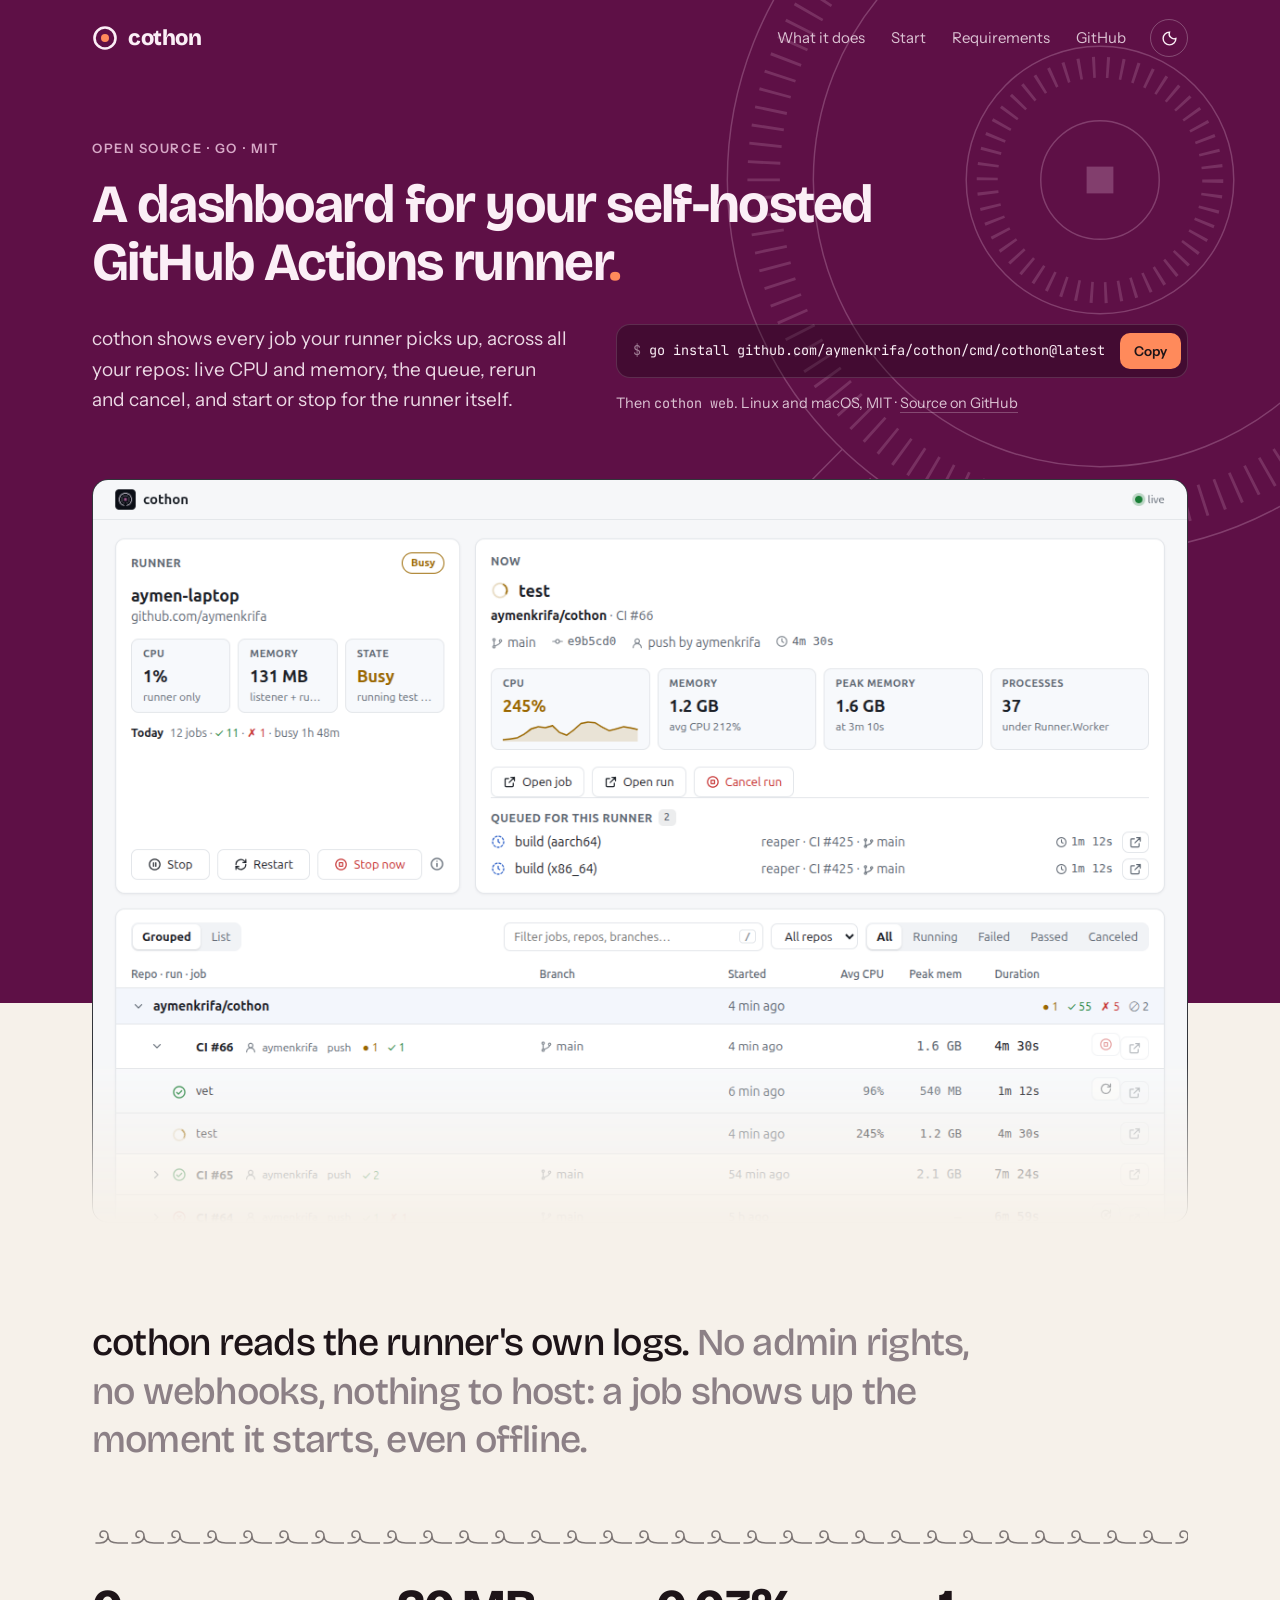
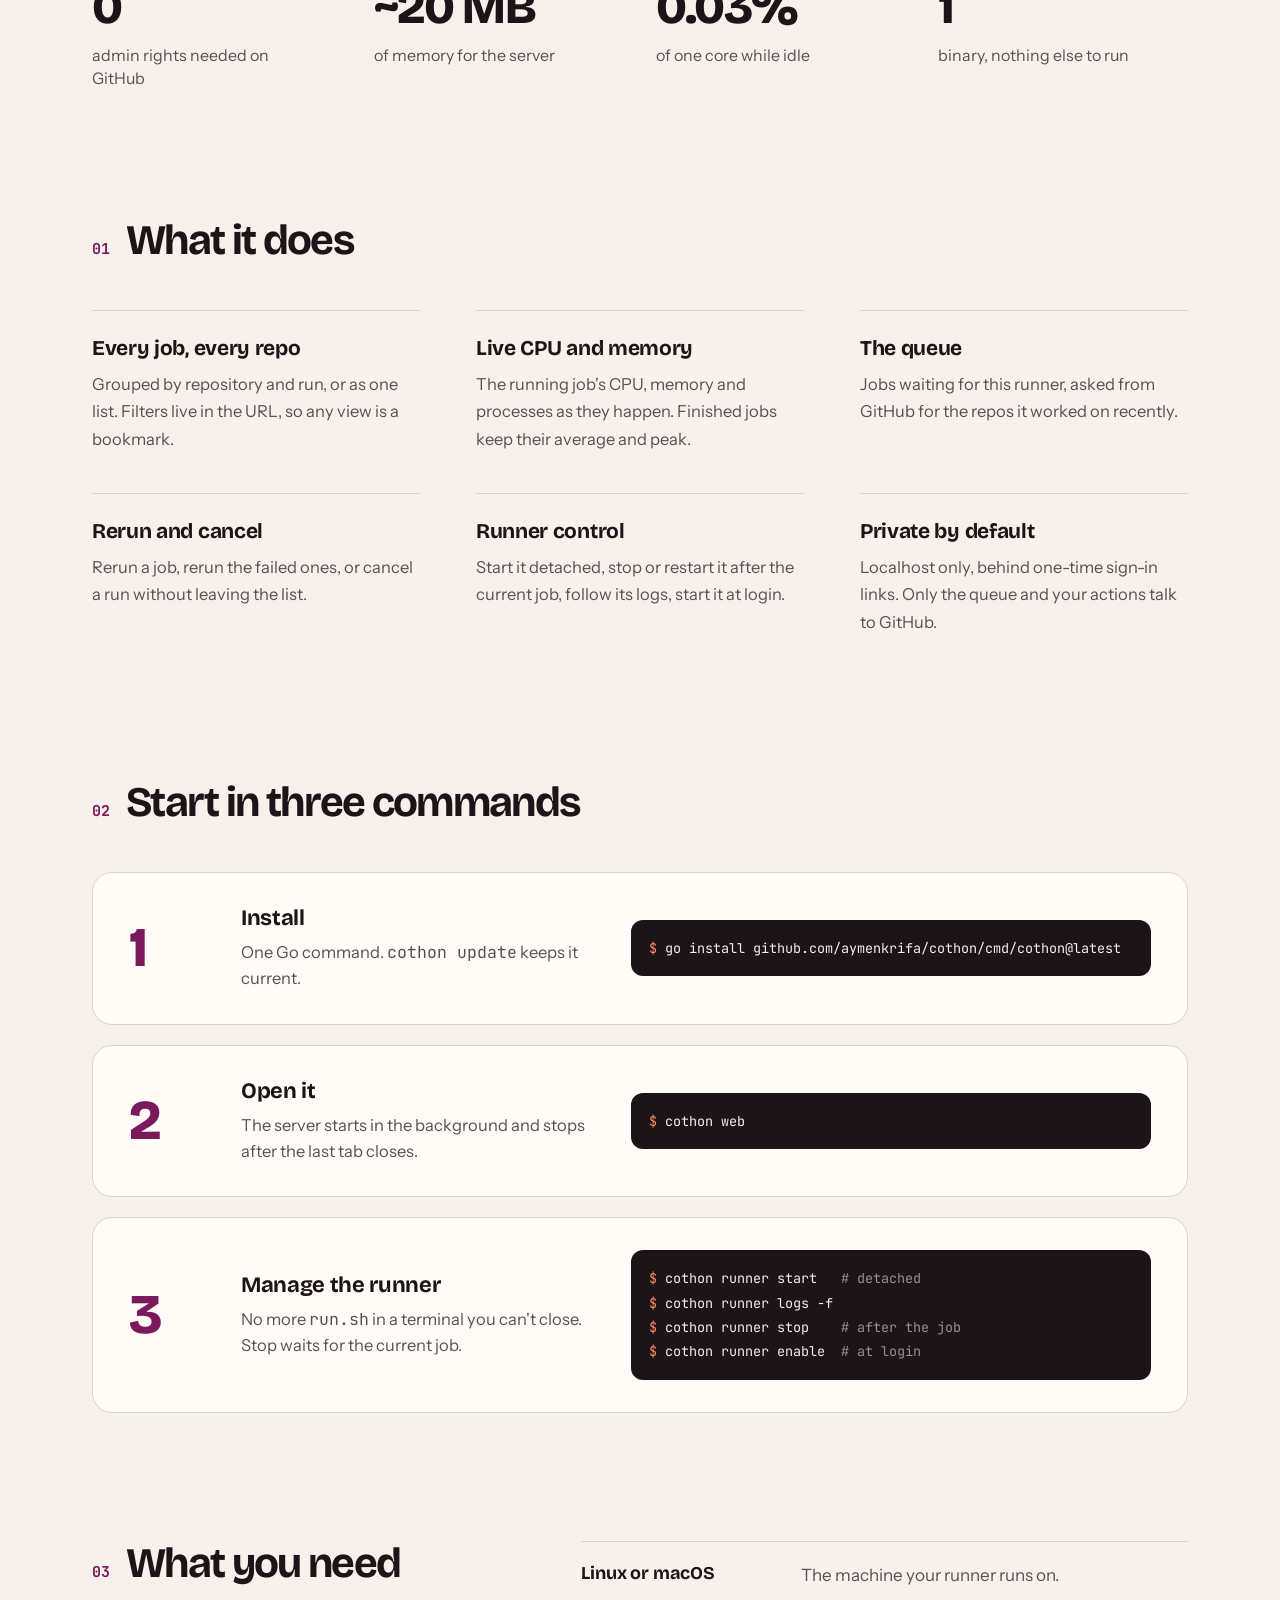
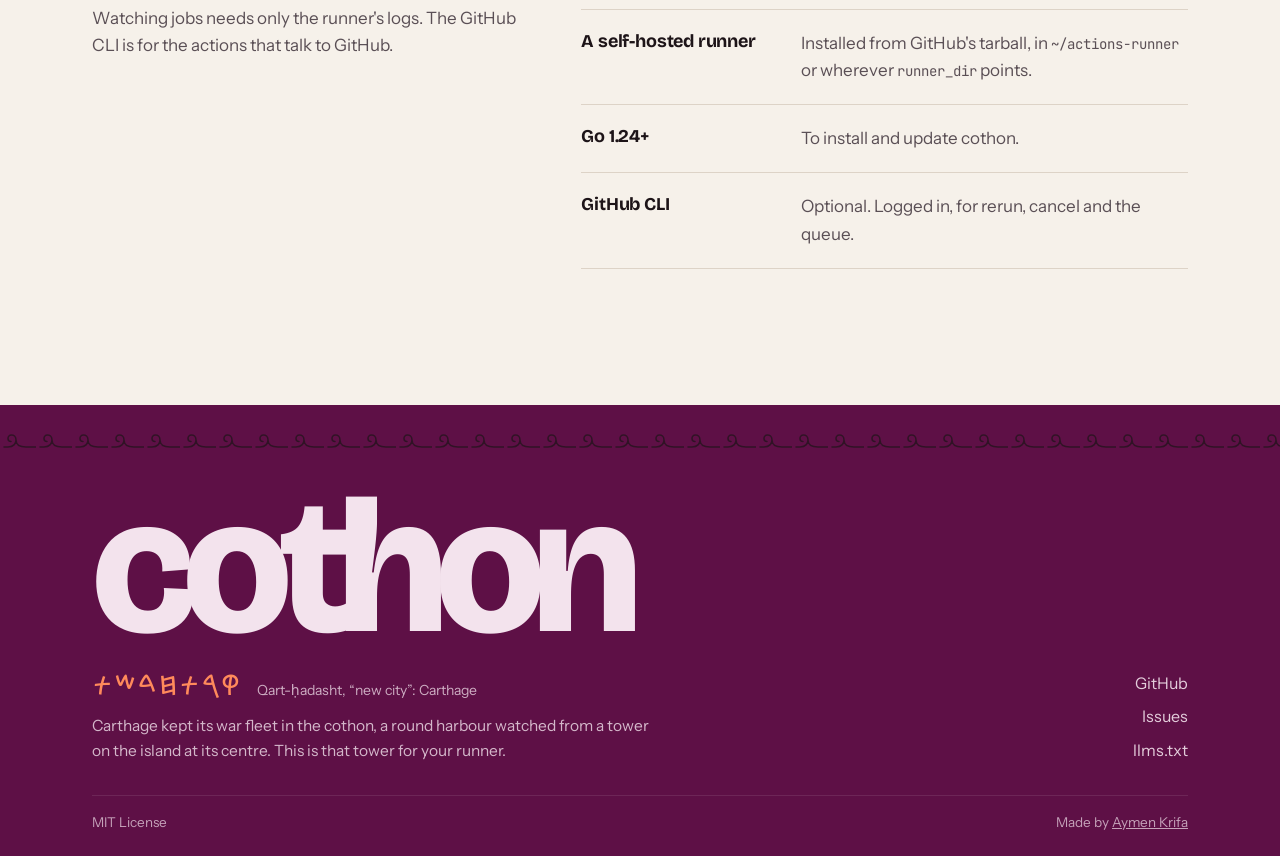
<file: docs/index.html>
<!DOCTYPE html>
<html lang="en">
<head>
<meta charset="UTF-8">
<meta name="viewport" content="width=device-width, initial-scale=1">
<title>cothon: a dashboard for your self-hosted GitHub Actions runner</title>
<meta name="description" content="A dashboard for your self-hosted GitHub Actions runner.">
<meta name="theme-color" content="#5E1046">
<meta property="og:title" content="cothon: a dashboard for your self-hosted GitHub Actions runner">
<meta property="og:description" content="A dashboard for your self-hosted GitHub Actions runner: every job across repos, live CPU and memory, the queue, rerun and cancel.">
<meta property="og:image" content="https://cothon.aymenkrifa.com/assets/cothon-social-preview.png">
<meta name="twitter:card" content="summary_large_image">
<link rel="icon" href="favicon.ico" sizes="32x32">
<link rel="icon" type="image/svg+xml" href="assets/cothon-icon.svg">
<link rel="apple-touch-icon" href="assets/cothon-icon-180.png">
<link rel="manifest" href="site.webmanifest">
<link rel="canonical" href="https://cothon.aymenkrifa.com/">
<meta property="og:url" content="https://cothon.aymenkrifa.com/">
<link rel="preconnect" href="https://fonts.googleapis.com">
<link rel="preconnect" href="https://fonts.gstatic.com" crossorigin>
<link href="https://fonts.googleapis.com/css2?family=Bricolage+Grotesque:opsz,wght@12..96,500;12..96,700;12..96,800&family=Instrument+Sans:wght@400;500;600&family=JetBrains+Mono:wght@400;500&family=Noto+Sans+Phoenician&display=swap" rel="stylesheet">
<script>
  try { var t = localStorage.getItem('cothon-theme'); if (t) document.documentElement.dataset.theme = t; } catch (e) {}
</script>
<style>
  /* Direction C, editorial: big type, a full-bleed Tyrian block. Carthage shows up in the
     drawing (the cothon's plan), the mosaic wave bands, Tyrian purple and the Punic name. */
  :root{
    --bg:#F6F1EA; --bg2:#EDE6DC; --card:#FFFCF7; --ink:#1D1418; --ink2:#5A4F55; --ink3:#8C8086; --line:#DDD3C7;
    --ty:#5E1046; --ty-2:#7A1A5C; --ty-ink:#FBEFF6; --ty-dim:#D7A9C7; --pop:#FF8A5B; --accent:#7A1A5C;
    --code:#1D1418; --code-ink:#F4ECF1; --code-dim:#9C8B95;
    --display:'Bricolage Grotesque',system-ui,sans-serif;
    --sans:'Instrument Sans',system-ui,-apple-system,'Segoe UI',sans-serif;
    --mono:'JetBrains Mono',ui-monospace,Menlo,monospace;
    --punic:'Noto Sans Phoenician',serif;
    color-scheme:light;
  }
  @media (prefers-color-scheme: dark){
    :root:not([data-theme=light]){
      --bg:#120D10; --bg2:#1A1317; --card:#1E161B; --ink:#F3ECEF; --ink2:#B9AAB2; --ink3:#86767F; --line:#33272E;
      --ty:#3D0A2E; --ty-2:#5A1245; --ty-ink:#FBEFF6; --ty-dim:#C995B8; --pop:#FF9A6E; --accent:#FF9A6E;
      --code:#0B0709; --code-ink:#F4ECF1; --code-dim:#8E7D87; color-scheme:dark;
    }
  }
  :root[data-theme=dark]{
    --bg:#120D10; --bg2:#1A1317; --card:#1E161B; --ink:#F3ECEF; --ink2:#B9AAB2; --ink3:#86767F; --line:#33272E;
    --ty:#3D0A2E; --ty-2:#5A1245; --ty-ink:#FBEFF6; --ty-dim:#C995B8; --pop:#FF9A6E; --accent:#FF9A6E;
    --code:#0B0709; --code-ink:#F4ECF1; --code-dim:#8E7D87; color-scheme:dark;
  }
  .shot-dark{display:none}
  @media (prefers-color-scheme: dark){ :root:not([data-theme=light]) .shot-light{display:none} :root:not([data-theme=light]) .shot-dark{display:block} }
  :root[data-theme=dark] .shot-light{display:none} :root[data-theme=dark] .shot-dark{display:block}

  *,*::before,*::after{box-sizing:border-box}
  html{-webkit-text-size-adjust:100%}
  body{margin:0;background:var(--bg);color:var(--ink);font-family:var(--sans);font-size:17px;line-height:1.6;-webkit-font-smoothing:antialiased;overflow-x:hidden}
  a{color:inherit}
  img{max-width:100%;height:auto;display:block}
  code,pre{font-family:var(--mono)}
  .wrap{max-width:1160px;margin:0 auto;padding:0 32px}
  a:focus-visible,button:focus-visible{outline:2px solid var(--pop);outline-offset:3px;border-radius:6px}

  /* hero */
  .hero{position:relative;background:var(--ty);color:var(--ty-ink);display:flow-root}
  .plan-clip{position:absolute;inset:0;overflow:hidden;pointer-events:none}
  .plan{position:absolute;right:-250px;top:-250px;width:860px;height:860px;color:var(--ty-dim);opacity:.3}
  .bar{position:relative;display:flex;align-items:center;gap:24px;height:76px}
  .logo{display:flex;align-items:center;gap:10px;font:800 22px/1 var(--display);letter-spacing:-.02em;text-decoration:none}
  .logo svg{width:26px;height:26px}
  .bar nav{margin-left:auto;display:flex;gap:26px;font-size:15px}
  .bar nav a{text-decoration:none;opacity:.8}
  .bar nav a:hover{opacity:1}

  /* theme toggle: one round button showing what it switches to */
  .tbtn{display:inline-grid;place-items:center;width:38px;height:38px;border-radius:50%;border:1px solid rgba(255,255,255,.25);background:transparent;color:inherit;cursor:pointer}
  .tbtn:hover{border-color:rgba(255,255,255,.5)}
  .tbtn svg{width:17px;height:17px}
  .tbtn .sun{display:none}
  :root[data-theme=dark] .tbtn .sun{display:block} :root[data-theme=dark] .tbtn .moon{display:none}
  @media (prefers-color-scheme: dark){ :root:not([data-theme=light]) .tbtn .sun{display:block} :root:not([data-theme=light]) .tbtn .moon{display:none} }

  .hero-body{position:relative;display:grid;grid-template-columns:minmax(0,1fr) minmax(0,1.2fr);gap:32px 48px;align-items:start;padding:64px 0 64px}
  .hero-body .head{grid-column:1/-1}
  .hero-body .lead{font-size:19px;line-height:1.6;margin:0;opacity:.9;max-width:30em}
  .tag{font:600 13px var(--sans);letter-spacing:.12em;text-transform:uppercase;color:var(--ty-dim);margin:0 0 20px}
  h1{font:700 clamp(32px,4.2vw,54px)/1.08 var(--display);letter-spacing:-.03em;margin:0;max-width:16em}
  h1 .o{color:var(--pop)}
  .install{display:flex;align-items:center;gap:8px;background:rgba(0,0,0,.28);border:1px solid rgba(255,255,255,.14);border-radius:14px;padding:6px 6px 6px 16px}
  .install code{flex:1;min-width:0;overflow-x:auto;white-space:nowrap;font-size:13.5px;padding:9px 0;scrollbar-width:none}
  .install code::-webkit-scrollbar{display:none}
  .install .p{opacity:.5;margin-right:8px;user-select:none}
  .copy{flex:none;height:36px;padding:0 14px;border:0;border-radius:10px;background:var(--pop);color:#1D1418;font:600 13.5px var(--sans);cursor:pointer}
  .copy:hover{filter:brightness(1.06)}
  .after{margin:14px 0 0;font-size:14.5px;opacity:.8}
  .after code{font-size:13.5px}
  .gh{text-decoration:none;border-bottom:1px solid rgba(255,255,255,.3)}
  .gh:hover{border-color:var(--pop)}

  /* the screenshot sits half in the hero, half below it */
  .stage{position:relative;margin-bottom:-220px}
  .stage .shot{display:block;border-radius:16px;overflow:hidden;border:1px solid rgba(255,255,255,.16);
               box-shadow:0 30px 80px -20px rgba(29,20,24,.55);background:#0B0E16;
               -webkit-mask-image:linear-gradient(#000 78%,transparent);mask-image:linear-gradient(#000 78%,transparent)}
  .hero + main{padding-top:220px}

  /* mosaic wave band, as on Carthaginian floors */
  .band{display:block;width:100%;height:18px;color:var(--accent);opacity:.55}

  /* intro statement */
  .statement{padding-top:96px}
  .statement p{font:500 clamp(26px,3.2vw,38px)/1.28 var(--display);letter-spacing:-.02em;margin:0;max-width:24em}
  .statement p span{color:var(--ink3)}
  .stats{display:grid;grid-template-columns:repeat(4,minmax(0,1fr));gap:32px;margin-top:64px;padding-top:36px;position:relative}
  .stats::before{content:'';position:absolute;inset:0 0 auto 0}
  .stats b{display:block;font:800 clamp(34px,3.8vw,50px)/1 var(--display);letter-spacing:-.03em}
  .stats span{display:block;margin-top:12px;color:var(--ink2);font-size:16px;line-height:1.45;max-width:14em}

  .sec{padding:128px 0 0}
  .label{display:flex;align-items:baseline;gap:16px;margin-bottom:48px}
  .label .n{font:700 15px var(--mono);color:var(--accent)}
  h2{font:700 clamp(28px,3.4vw,42px)/1.05 var(--display);letter-spacing:-.04em;margin:0}

  .feats{display:grid;grid-template-columns:repeat(3,minmax(0,1fr));gap:24px 56px}
  .feat{border-top:1px solid var(--line);padding:24px 0 16px}
  .feat h3{font:700 21px/1.25 var(--display);letter-spacing:-.015em;margin:0 0 10px}
  .feat p{margin:0;color:var(--ink2);font-size:16.5px;line-height:1.65}

  /* quick start */
  .qs{display:grid;gap:20px}
  .step{background:var(--card);border:1px solid var(--line);border-radius:20px;padding:32px 36px;display:grid;grid-template-columns:80px minmax(0,1fr) minmax(0,1.45fr);gap:12px 32px;align-items:center;min-width:0}
  .step>div{min-width:0}
  .step .k{font:800 56px/1 var(--display);color:var(--accent);letter-spacing:-.04em;margin:0}
  .step h3{font:700 22px var(--display);margin:0 0 8px;letter-spacing:-.015em}
  .step p{margin:0;color:var(--ink2);font-size:16.5px;line-height:1.6}
  .step pre{margin:0;background:var(--code);color:var(--code-ink);border-radius:12px;padding:16px 18px;font-size:13.5px;line-height:1.8;overflow-x:auto}
  .step pre .c{color:var(--code-dim)}
  .step pre .p{color:var(--pop);user-select:none}

  /* requirements */
  .req{display:grid;grid-template-columns:minmax(0,1fr) minmax(0,1.4fr);gap:56px;align-items:start}
  .req ul{list-style:none;margin:0;padding:0}
  .req li{display:grid;grid-template-columns:minmax(0,200px) minmax(0,1fr);gap:20px;padding:20px 0;border-top:1px solid var(--line)}
  .req li:last-child{border-bottom:1px solid var(--line)}
  .req li b{font:700 18px var(--display);letter-spacing:-.01em}
  .req li span{color:var(--ink2)}
  .req code{font-size:14px}
  .req .aside{color:var(--ink2);font-size:17px;margin:20px 0 0;max-width:26em}

  /* footer: the wordmark and Carthage's own name for itself */
  footer{margin-top:136px;background:var(--ty);color:var(--ty-ink);overflow:hidden}
  footer .band{color:var(--pop);opacity:.7;margin-top:28px}
  .foot{display:grid;grid-template-columns:minmax(0,1fr) auto;gap:24px 48px;align-items:end;padding:40px 0 32px}
  .foot .wordmark{font:800 clamp(72px,15vw,200px)/.8 var(--display);letter-spacing:-.06em;margin:0;opacity:.95}
  .punic{display:flex;align-items:baseline;flex-wrap:wrap;gap:4px 14px;margin:26px 0 0}
  .punic .ph{font:28px/1 var(--punic);letter-spacing:.08em;color:var(--pop)}
  .punic small{font-size:14px;opacity:.7}
  .foot p.story{margin:12px 0 0;max-width:36em;opacity:.75;font-size:15.5px}
  .foot nav{display:flex;flex-direction:column;gap:8px;font-size:16px;text-align:right}
  .foot nav a{text-decoration:none;opacity:.85}
  .foot nav a:hover{opacity:1;color:var(--pop)}
  .fine{border-top:1px solid rgba(255,255,255,.14);padding:16px 0 22px;font-size:13.5px;opacity:.65;display:flex;flex-wrap:wrap;gap:6px 24px;justify-content:space-between}

  @media (max-width:960px){
    .hero-body{grid-template-columns:minmax(0,1fr);padding:44px 0 48px}
    .feats{grid-template-columns:repeat(2,minmax(0,1fr));gap:16px 40px}
    .step{grid-template-columns:48px minmax(0,1fr);gap:16px 18px;padding:26px}
    .step .k{font-size:46px}
    .step pre{grid-column:1/-1}
    .req{grid-template-columns:minmax(0,1fr);gap:16px}
    .stats{grid-template-columns:repeat(2,minmax(0,1fr));gap:36px 24px}
    .sec{padding-top:104px}
  }
  @media (max-width:620px){
    body{font-size:16px}
    .wrap{padding:0 16px}
    .bar nav{display:none}
    .tbtn{margin-left:auto}
    .plan{width:560px;height:560px;right:-230px;top:-140px}
    .hero-body{padding:32px 0 40px}
    .stage{margin-bottom:-90px} .hero + main{padding-top:90px}
    .stage .shot{border-radius:10px}
    .stage .shot img{width:175%;max-width:none}
    .statement{padding-top:64px}
    .stats{margin-top:44px;padding-top:28px}
    .sec{padding-top:88px}
    .label{margin-bottom:32px}
    .feats{grid-template-columns:minmax(0,1fr);gap:8px}
    .step{padding:22px 20px}
    .step pre{font-size:12px;padding:12px 14px}
    .req li{grid-template-columns:minmax(0,1fr);gap:4px}
    .foot{grid-template-columns:minmax(0,1fr)}
    .foot nav{flex-direction:row;flex-wrap:wrap;gap:8px 18px;text-align:left}
    footer{margin-top:96px}
  }
</style>
</head>
<body>

<svg width="0" height="0" style="position:absolute" aria-hidden="true">
  <defs>
    <!-- running-wave scroll, the border of many Punic mosaics -->
    <pattern id="wave" width="36" height="18" patternUnits="userSpaceOnUse">
      <path d="M0 14 H4 C10 14 12 10 12 7 C12 3.5 9.5 2 7.5 2 C5 2 4 4 4 5.5 C4 7.5 5.5 8.5 7 8.5 M12 7 C12 11 15 14 22 14 H36" fill="none" stroke="currentColor" stroke-width="1.6" stroke-linecap="round" transform="translate(4 0)"/>
    </pattern>
  </defs>
</svg>

<div class="hero">
  <div class="plan-clip">
    <!-- the cothon seen from above: ship sheds around the ring, the island, the admiral's tower, the channel out -->
    <svg class="plan" viewBox="0 0 900 900" fill="none" aria-hidden="true">
      <g stroke="currentColor">
        <circle cx="450" cy="450" r="390" stroke-width="1.5"/>
        <circle cx="450" cy="450" r="352" stroke-width="34" stroke-dasharray="3 15.4" opacity=".7"/>
        <circle cx="450" cy="450" r="300" stroke-width="1.5"/>
        <circle cx="450" cy="450" r="140" stroke-width="1.5"/>
        <circle cx="450" cy="450" r="118" stroke-width="22" stroke-dasharray="3 11.8" opacity=".7"/>
        <circle cx="450" cy="450" r="62" stroke-width="1.5"/>
        <path d="M180 732 L95 818 M210 762 L125 848" stroke-width="1.5"/>
      </g>
      <rect x="436" y="436" width="28" height="28" fill="currentColor"/>
    </svg>
  </div>
  <div class="wrap">
    <div class="bar">
      <a class="logo" href="#">
        <svg viewBox="0 0 26 26" fill="none" aria-hidden="true"><circle cx="13" cy="13" r="10.5" stroke="currentColor" stroke-width="2.6"/><circle cx="13" cy="13" r="4" fill="#FF8A5B"/></svg>
        cothon
      </a>
      <nav>
        <a href="#what">What it does</a>
        <a href="#start">Start</a>
        <a href="#needs">Requirements</a>
        <a href="https://github.com/aymenkrifa/cothon">GitHub</a>
      </nav>
      <button class="tbtn" id="theme" type="button" aria-label="Toggle theme">
        <svg class="moon" viewBox="0 0 24 24" fill="none" stroke="currentColor" stroke-width="2" stroke-linecap="round" aria-hidden="true"><path d="M12 3a9 9 0 1 0 9 9 7 7 0 0 1-9-9z"/></svg>
        <svg class="sun" viewBox="0 0 24 24" fill="none" stroke="currentColor" stroke-width="2" stroke-linecap="round" aria-hidden="true"><circle cx="12" cy="12" r="4.2"/><path d="M12 2v2.4M12 19.6V22M4.9 4.9l1.7 1.7M17.4 17.4l1.7 1.7M2 12h2.4M19.6 12H22M4.9 19.1l1.7-1.7M17.4 6.6l1.7-1.7"/></svg>
      </button>
    </div>

    <div class="hero-body">
      <div class="head">
        <p class="tag">Open source · Go · MIT</p>
        <h1>A dashboard for your self-hosted GitHub Actions runner<span class="o">.</span></h1>
      </div>
      <p class="lead">cothon shows every job your runner picks up, across all your repos: live CPU and memory, the queue, rerun and cancel, and start or stop for the runner itself.</p>
      <div>
        <div class="install">
          <code><span class="p">$</span>go install github.com/aymenkrifa/cothon/cmd/cothon@latest</code>
          <button class="copy" type="button" data-copy="go install github.com/aymenkrifa/cothon/cmd/cothon@latest">Copy</button>
        </div>
        <p class="after">Then <code>cothon web</code>. Linux and macOS, MIT · <a class="gh" href="https://github.com/aymenkrifa/cothon">Source on GitHub</a></p>
      </div>
    </div>

    <div class="stage">
      <a class="shot" href="assets/cothon-web-dark.png" target="_blank" rel="noopener" aria-label="Open the screenshot full size">
        <img class="shot-light" src="assets/cothon-web-light.png" width="1180" height="800" alt="The cothon web UI: runner card, the running job with live CPU and memory, the queue, and jobs grouped by repository">
        <img class="shot-dark" src="assets/cothon-web-dark.png" width="1180" height="800" alt="The cothon web UI: runner card, the running job with live CPU and memory, the queue, and jobs grouped by repository">
      </a>
    </div>
  </div>
</div>

<main>
  <div class="wrap statement">
    <p>cothon reads the runner's own logs. <span>No admin rights, no webhooks, nothing to host: a job shows up the moment it starts, even offline.</span></p>
    <svg class="band" style="margin-top:64px" aria-hidden="true"><rect width="100%" height="18" fill="url(#wave)"/></svg>
    <div class="stats" style="margin-top:0">
      <div><b>0</b><span>admin rights needed on GitHub</span></div>
      <div><b>~20 MB</b><span>of memory for the server</span></div>
      <div><b>0.03%</b><span>of one core while idle</span></div>
      <div><b>1</b><span>binary, nothing else to run</span></div>
    </div>
  </div>

  <section class="sec" id="what">
    <div class="wrap">
      <div class="label"><span class="n">01</span><h2>What it does</h2></div>
      <div class="feats">
        <div class="feat"><h3>Every job, every repo</h3><p>Grouped by repository and run, or as one list. Filters live in the URL, so any view is a bookmark.</p></div>
        <div class="feat"><h3>Live CPU and memory</h3><p>The running job's CPU, memory and processes as they happen. Finished jobs keep their average and peak.</p></div>
        <div class="feat"><h3>The queue</h3><p>Jobs waiting for this runner, asked from GitHub for the repos it worked on recently.</p></div>
        <div class="feat"><h3>Rerun and cancel</h3><p>Rerun a job, rerun the failed ones, or cancel a run without leaving the list.</p></div>
        <div class="feat"><h3>Runner control</h3><p>Start it detached, stop or restart it after the current job, follow its logs, start it at login.</p></div>
        <div class="feat"><h3>Private by default</h3><p>Localhost only, behind one-time sign-in links. Only the queue and your actions talk to GitHub.</p></div>
      </div>
    </div>
  </section>

  <section class="sec" id="start">
    <div class="wrap">
      <div class="label"><span class="n">02</span><h2>Start in three commands</h2></div>
      <div class="qs">
        <div class="step">
          <div class="k">1</div>
          <div><h3>Install</h3>
          <p>One Go command. <code>cothon update</code> keeps it current.</p></div>
<pre><span class="p">$ </span>go install github.com/aymenkrifa/cothon/cmd/cothon@latest</pre>
        </div>
        <div class="step">
          <div class="k">2</div>
          <div><h3>Open it</h3>
          <p>The server starts in the background and stops after the last tab closes.</p></div>
<pre><span class="p">$ </span>cothon web</pre>
        </div>
        <div class="step">
          <div class="k">3</div>
          <div><h3>Manage the runner</h3>
          <p>No more <code>run.sh</code> in a terminal you can't close. Stop waits for the current job.</p></div>
<pre><span class="p">$ </span>cothon runner start   <span class="c"># detached</span>
<span class="p">$ </span>cothon runner logs -f
<span class="p">$ </span>cothon runner stop    <span class="c"># after the job</span>
<span class="p">$ </span>cothon runner enable  <span class="c"># at login</span></pre>
        </div>
      </div>
    </div>
  </section>

  <section class="sec" id="needs">
    <div class="wrap req">
      <div>
        <div class="label" style="margin-bottom:0"><span class="n">03</span><h2>What you need</h2></div>
        <p class="aside">Watching jobs needs only the runner's logs. The GitHub CLI is for the actions that talk to GitHub.</p>
      </div>
      <ul>
        <li><b>Linux or macOS</b><span>The machine your runner runs on.</span></li>
        <li><b>A self-hosted runner</b><span>Installed from GitHub's tarball, in <code>~/actions-runner</code> or wherever <code>runner_dir</code> points.</span></li>
        <li><b>Go 1.24+</b><span>To install and update cothon.</span></li>
        <li><b>GitHub CLI</b><span>Optional. Logged in, for rerun, cancel and the queue.</span></li>
      </ul>
    </div>
  </section>
</main>

<footer>
  <svg class="band" aria-hidden="true"><rect width="100%" height="18" fill="url(#wave)"/></svg>
  <div class="wrap">
    <div class="foot">
      <div>
        <p class="wordmark">cothon</p>
        <p class="punic"><span class="ph" lang="phn">𐤒𐤓𐤕𐤇𐤃𐤔𐤕</span><small>Qart-ḥadasht, “new city”: Carthage</small></p>
        <p class="story">Carthage kept its war fleet in the cothon, a round harbour watched from a tower on the island at its centre. This is that tower for your runner.</p>
      </div>
      <nav>
        <a href="https://github.com/aymenkrifa/cothon">GitHub</a>
        <a href="https://github.com/aymenkrifa/cothon/issues">Issues</a>
        <a href="llms.txt">llms.txt</a>
      </nav>
    </div>
    <div class="fine"><span>MIT License</span><span>Made by <a href="https://aymenkrifa.com">Aymen Krifa</a></span></div>
  </div>
</footer>

<script>
  (function () {
    var root = document.documentElement, mq = matchMedia('(prefers-color-scheme: dark)');
    var tb = document.getElementById('theme');
    function current() { return root.dataset.theme || (mq.matches ? 'dark' : 'light'); }
    function label() { tb.setAttribute('aria-label', current() === 'dark' ? 'Switch to light theme' : 'Switch to dark theme'); }
    tb.addEventListener('click', function () {
      root.dataset.theme = current() === 'dark' ? 'light' : 'dark';
      try { localStorage.setItem('cothon-theme', root.dataset.theme); } catch (e) {}
      label();
    });
    mq.addEventListener('change', label);
    label();
    function fallbackCopy(text) {
      var t = document.createElement('textarea'); t.value = text; t.style.position = 'fixed'; t.style.opacity = '0';
      document.body.appendChild(t); t.select(); try { document.execCommand('copy'); } catch (e) {} t.remove();
    }
    document.querySelectorAll('[data-copy]').forEach(function (b) {
      b.addEventListener('click', function () {
        var text = b.dataset.copy;
        var done = function () { b.textContent = 'Copied'; setTimeout(function () { b.textContent = 'Copy'; }, 1600); };
        if (navigator.clipboard) navigator.clipboard.writeText(text).then(done, function () { fallbackCopy(text); done(); });
        else { fallbackCopy(text); done(); }
      });
    });
  })();
</script>
</body>
</html>
</file>
